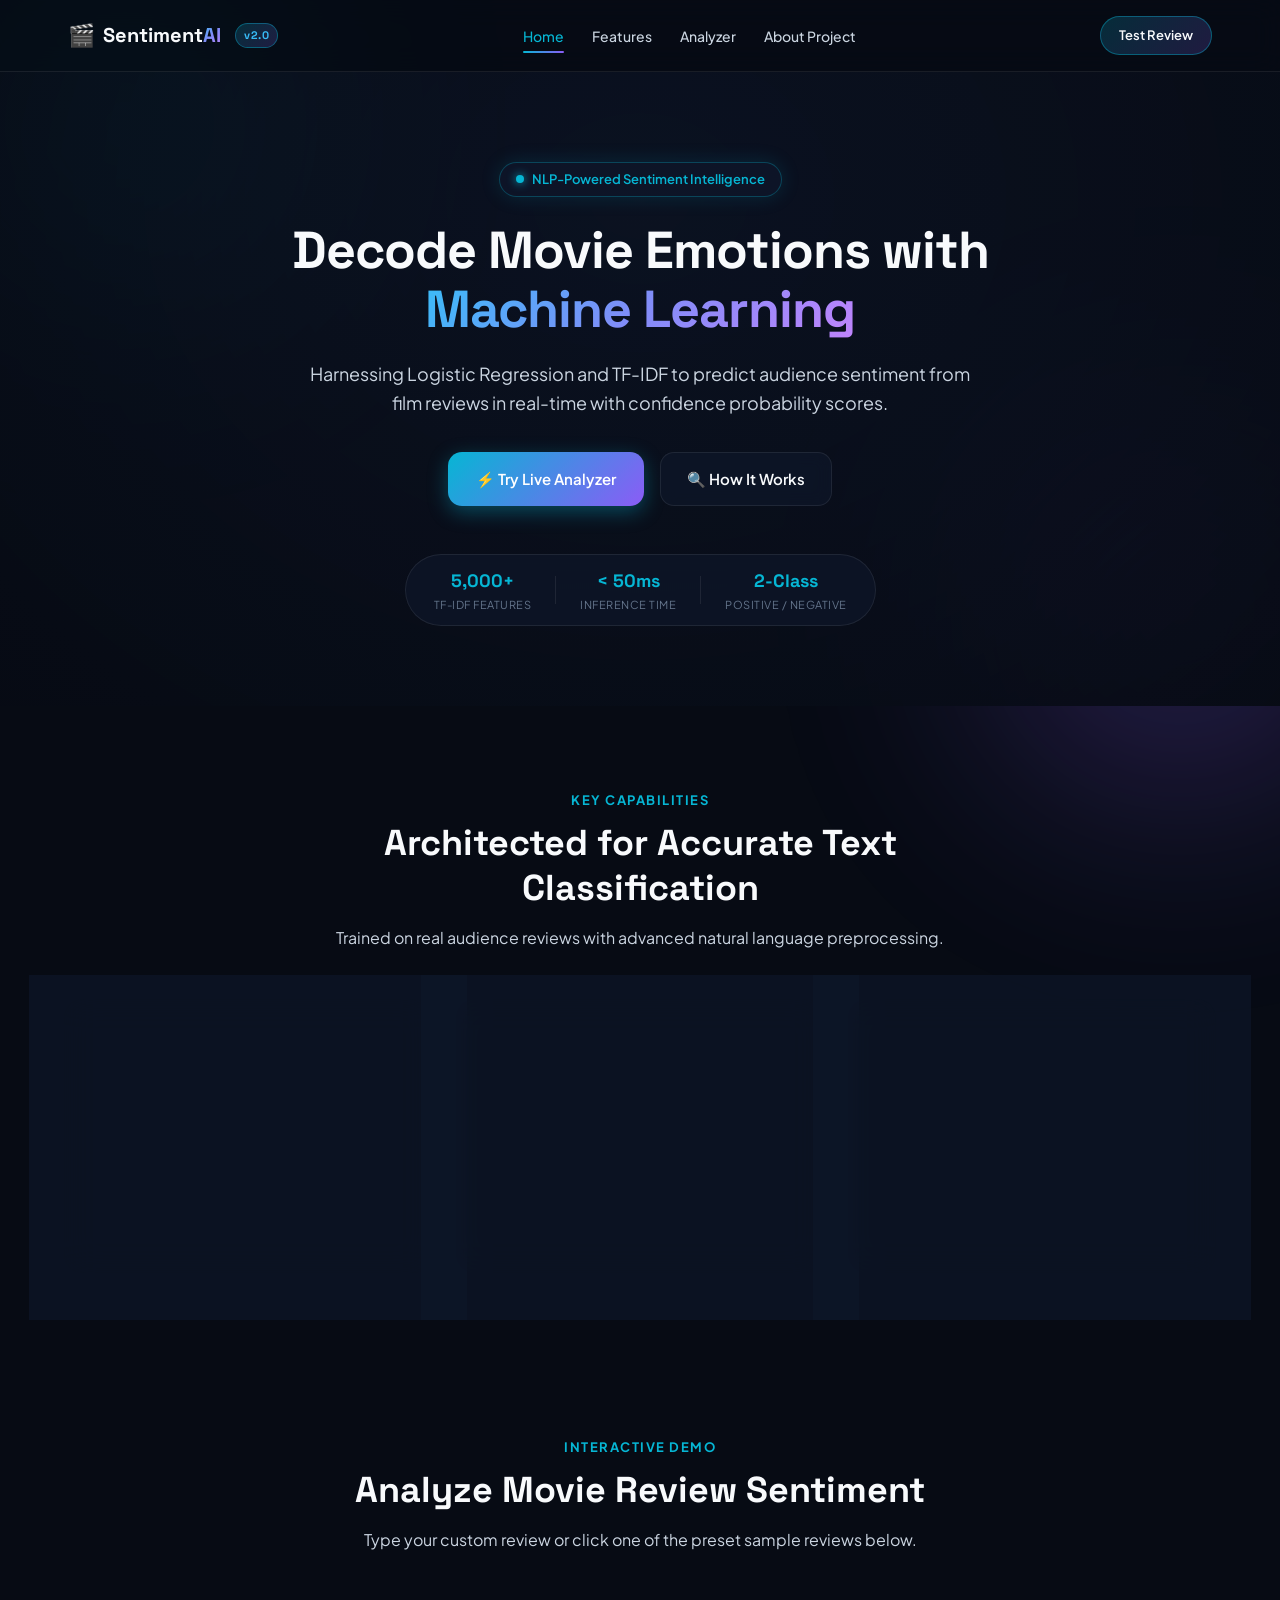
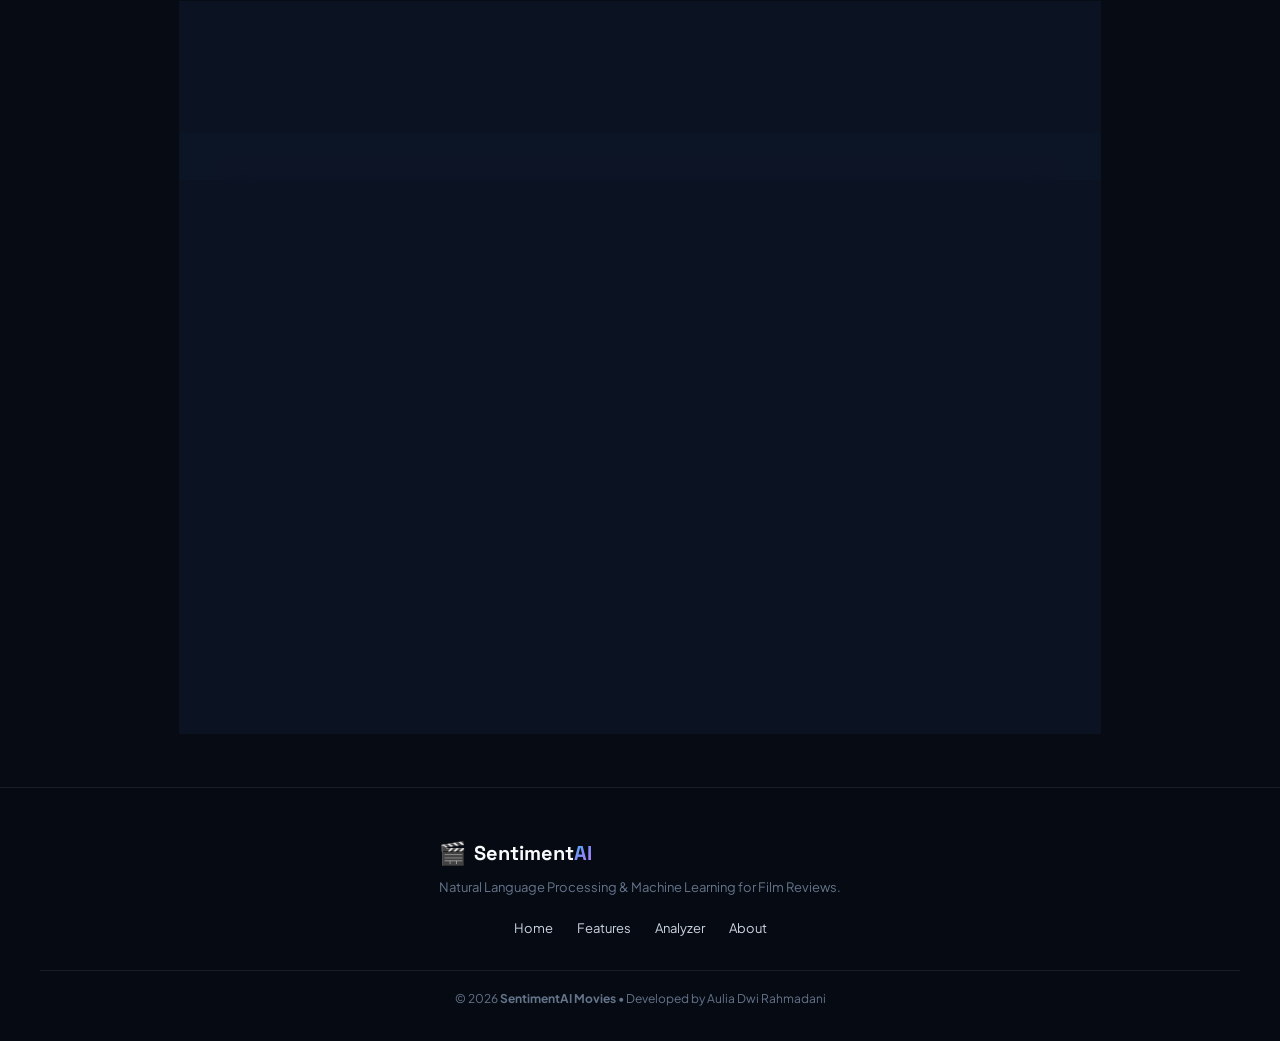
<file: templates/index.html>
<!DOCTYPE html>
<html lang="en">
<head>
    <meta charset="UTF-8">
    <meta name="viewport" content="width=device-width, initial-scale=1.0">
    <title>SentimentAI Movies | Machine Learning Review Classifier</title>
    <link rel="preconnect" href="https://fonts.googleapis.com">
    <link rel="preconnect" href="https://fonts.gstatic.com" crossorigin>
    <link href="https://fonts.googleapis.com/css2?family=Plus+Jakarta+Sans:wght@300;400;500;600;700;800&family=Space+Grotesk:wght@500;700&display=swap" rel="stylesheet">
    <link rel="stylesheet" href="/static/style.css">
</head>
<body>

<!-- Ambient Glow Elements -->
<div class="ambient-glow glow-cyan"></div>
<div class="ambient-glow glow-purple"></div>

<!-- NAVIGATION -->
<nav class="navbar">
    <div class="nav-container">
        <a href="/" class="logo">
            <span class="logo-icon">🎬</span>
            <span class="logo-text">Sentiment<span class="gradient-text">AI</span></span>
            <span class="badge-version">v2.0</span>
        </a>

        <ul class="nav-menu" id="nav-menu">
            <li><a href="#hero" class="nav-link active">Home</a></li>
            <li><a href="#features" class="nav-link">Features</a></li>
            <li><a href="#analyzer" class="nav-link">Analyzer</a></li>
            <li><a href="/about" class="nav-link">About Project</a></li>
        </ul>

        <div class="nav-cta">
            <a href="#analyzer" class="btn-nav">Test Review</a>
        </div>

        <div class="hamburger" id="hamburger" aria-label="Toggle Navigation">
            <span></span>
            <span></span>
            <span></span>
        </div>
    </div>
</nav>

<!-- HERO SECTION -->
<section class="hero" id="hero">
    <div class="hero-content">
        <div class="hero-badge">
            <span class="pulse-dot"></span>
            NLP-Powered Sentiment Intelligence
        </div>

        <h1 class="hero-title">
            Decode Movie Emotions with <span class="gradient-text">Machine Learning</span>
        </h1>

        <p class="hero-subtitle">
            Harnessing Logistic Regression and TF-IDF to predict audience sentiment from film reviews in real-time with confidence probability scores.
        </p>

        <div class="hero-actions">
            <a href="#analyzer" class="btn-primary">
                <span>⚡ Try Live Analyzer</span>
            </a>
            <a href="/about" class="btn-secondary">
                <span>🔍 How It Works</span>
            </a>
        </div>

        <!-- Floating Stats Pills -->
        <div class="hero-stats">
            <div class="stat-pill">
                <span class="stat-number">5,000+</span>
                <span class="stat-label">TF-IDF Features</span>
            </div>
            <div class="stat-divider"></div>
            <div class="stat-pill">
                <span class="stat-number">&lt; 50ms</span>
                <span class="stat-label">Inference Time</span>
            </div>
            <div class="stat-divider"></div>
            <div class="stat-pill">
                <span class="stat-number">2-Class</span>
                <span class="stat-label">Positive / Negative</span>
            </div>
        </div>
    </div>
</section>

<!-- FEATURES SECTION -->
<section class="features" id="features">
    <div class="section-header">
        <span class="section-tag">Key Capabilities</span>
        <h2 class="section-title">Architected for Accurate Text Classification</h2>
        <p class="section-desc">Trained on real audience reviews with advanced natural language preprocessing.</p>
    </div>

    <div class="feature-grid">
        <div class="feature-card glass-card">
            <div class="card-icon-wrap icon-purple">
                <span>🤖</span>
            </div>
            <h3>Logistic Regression</h3>
            <p>Optimized linear classifier providing robust decision boundaries for sentiment polarization.</p>
            <div class="card-tag">Model Core</div>
        </div>

        <div class="feature-card glass-card">
            <div class="card-icon-wrap icon-cyan">
                <span>📊</span>
            </div>
            <h3>TF-IDF Vectorization</h3>
            <p>Transforms raw unstructured text into high-dimensional bi-gram feature matrices.</p>
            <div class="card-tag">NLP Pipeline</div>
        </div>

        <div class="feature-card glass-card">
            <div class="card-icon-wrap icon-amber">
                <span>⚡</span>
            </div>
            <h3>Confidence Meter</h3>
            <p>Outputs calibrated probability percentages indicating prediction certainty for every review.</p>
            <div class="card-tag">Probability</div>
        </div>
    </div>
</section>

<!-- ANALYZER SECTION -->
<section class="analyzer" id="analyzer">
    <div class="analyzer-wrapper">
        <div class="section-header">
            <span class="section-tag">Interactive Demo</span>
            <h2 class="section-title">Analyze Movie Review Sentiment</h2>
            <p class="section-desc">Type your custom review or click one of the preset sample reviews below.</p>
        </div>

        <!-- Quick Sample Review Chips -->
        <div class="samples-container glass-card">
            <span class="samples-title">💡 Quick Test Presets:</span>
            <div class="chips-grid">
                <button type="button" class="sample-chip chip-positive" data-text="A true cinematic masterpiece with brilliant acting, stunning visuals, and an unforgettable musical score.">
                    <span>🌟</span> Masterpiece (+ Positive)
                </button>
                <button type="button" class="sample-chip chip-positive" data-text="An entertaining and heartwarming film with great comedic timing and great characters throughout.">
                    <span>🍿</span> Entertaining (+ Positive)
                </button>
                <button type="button" class="sample-chip chip-negative" data-text="Terrible plot, wooden acting, and a complete waste of two hours. Extremely disappointing film.">
                    <span>👎</span> Terrible (- Negative)
                </button>
                <button type="button" class="sample-chip chip-negative" data-text="Boring pacing and confusing story from start to finish. I could barely stay awake watching this.">
                    <span>😴</span> Dull & Boring (- Negative)
                </button>
            </div>
        </div>

        <!-- Input Form Card -->
        <div class="analyzer-card glass-card">
            <form id="sentiment-form" class="ai-form">
                <div class="textarea-header">
                    <label for="text-input" class="input-label">
                        <span>📝 Movie Review Text</span>
                    </label>
                    <button type="button" id="clear-btn" class="clear-btn" title="Clear text">
                        Clear ✕
                    </button>
                </div>

                <div class="input-wrapper">
                    <textarea 
                        id="text-input" 
                        placeholder="Write or paste a movie review in English... (minimum 3 words)&#10;e.g., 'The acting was exceptional and the storyline kept me hooked until the final scene.'"
                        required></textarea>
                </div>

                <div class="input-footer">
                    <div class="counter-badge" id="counter-badge">
                        <span id="word-count">0 words</span> &bull; <span id="char-count">0 characters</span>
                    </div>
                    <span class="input-hint" id="input-hint">At least 3 words required</span>
                </div>

                <button type="submit" id="submit-btn" class="btn-analyze">
                    <span class="btn-icon">✨</span>
                    <span class="btn-text">Analyze Sentiment with AI</span>
                </button>
            </form>

            <!-- Loading Spinner State -->
            <div id="loading" class="loading hidden">
                <div class="spinner-ring">
                    <div></div><div></div><div></div><div></div>
                </div>
                <p class="loading-text">Analyzing linguistic patterns & calculating confidence...</p>
            </div>

            <!-- Dynamic Result Container -->
            <div id="result-box" class="result-box"></div>

            <!-- Analysis History Container -->
            <div class="history-section" id="history-section">
                <div class="history-header">
                    <h3>🕒 Recent Analyses</h3>
                    <span class="history-sub">Last 5 predictions</span>
                </div>
                <div class="history-list" id="history-box">
                    <div class="history-empty">No reviews analyzed yet. Try submitting one above!</div>
                </div>
            </div>
        </div>
    </div>
</section>

<!-- FOOTER -->
<footer class="footer">
    <div class="footer-container">
        <div class="footer-brand">
            <div class="logo">
                <span class="logo-icon">🎬</span>
                <span class="logo-text">Sentiment<span class="gradient-text">AI</span></span>
            </div>
            <p class="footer-sub">Natural Language Processing & Machine Learning for Film Reviews.</p>
        </div>
        <div class="footer-links">
            <a href="#hero">Home</a>
            <a href="#features">Features</a>
            <a href="#analyzer">Analyzer</a>
            <a href="/about">About</a>
        </div>
        <div class="footer-bottom">
            <p id="footer-text">SentimentAI Movies</p>
        </div>
    </div>
</footer>

<script src="/static/script.js"></script>
</body>
</html>
</file>
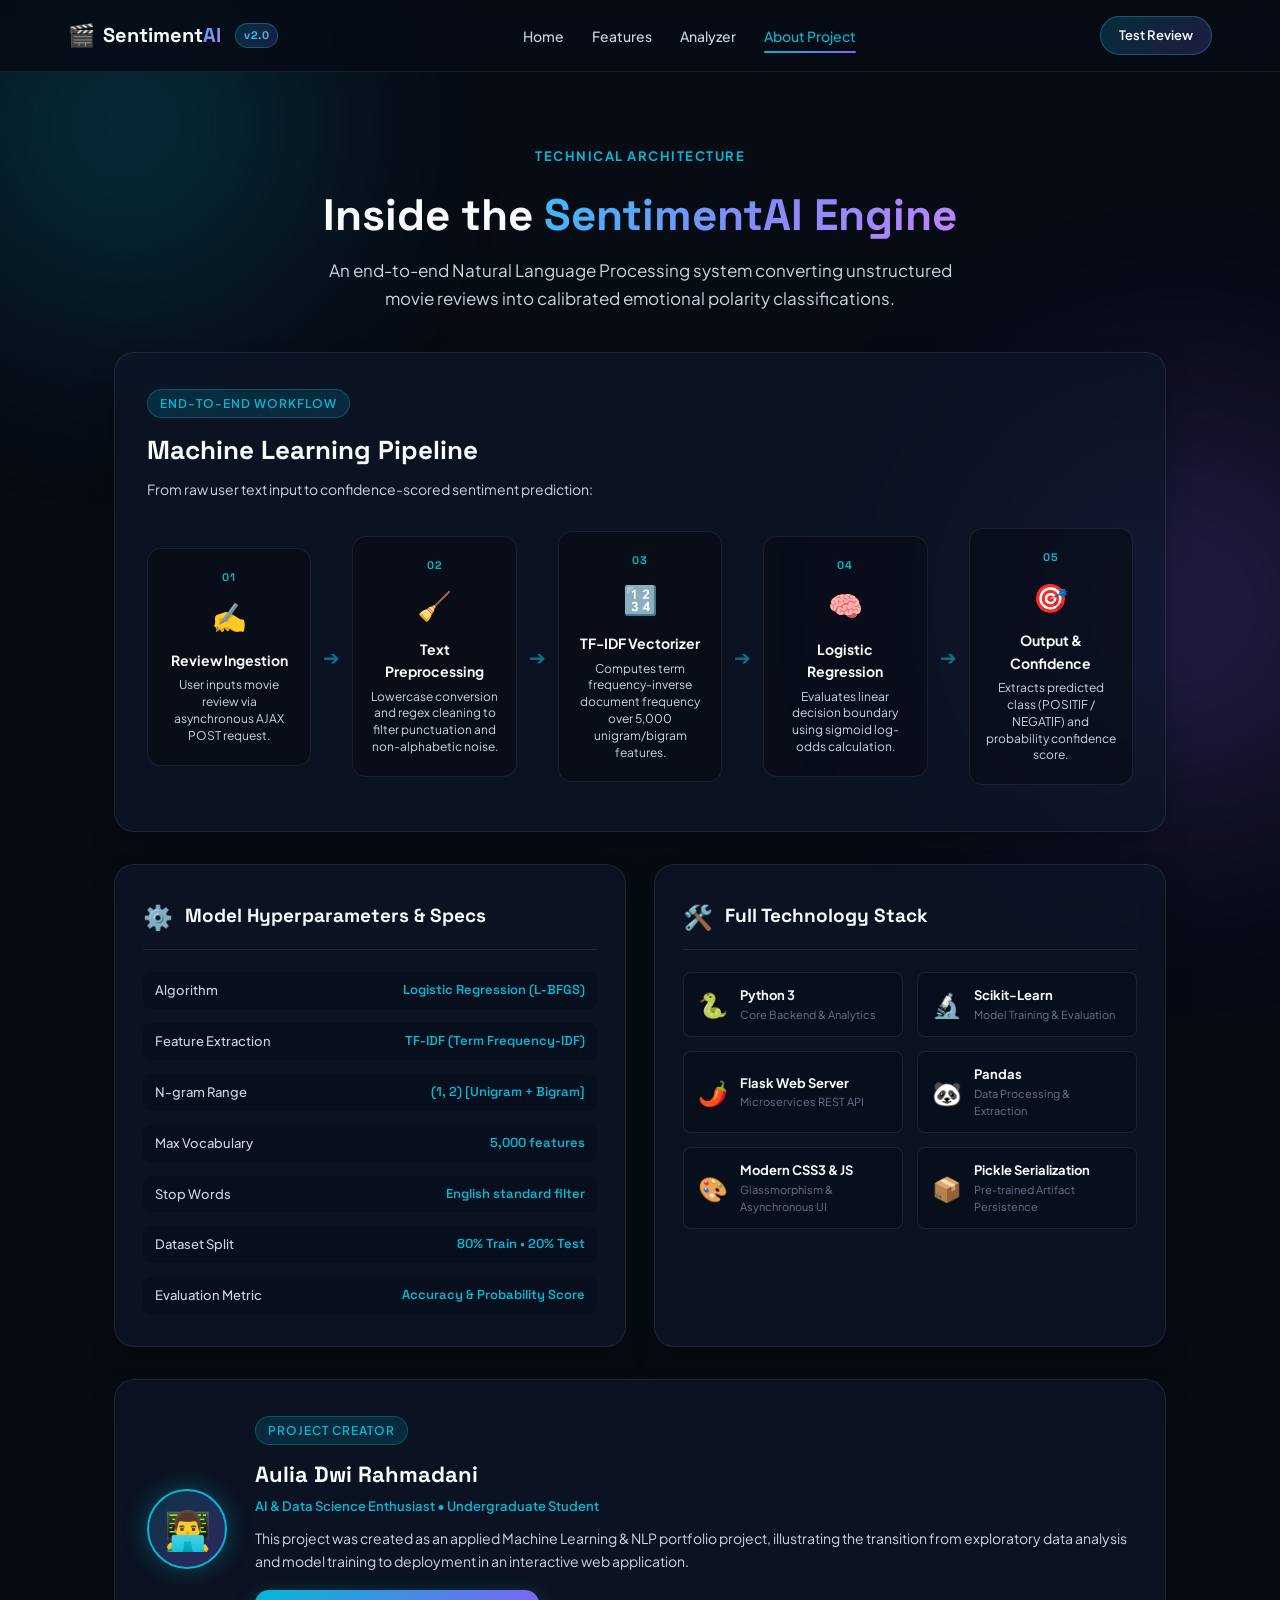
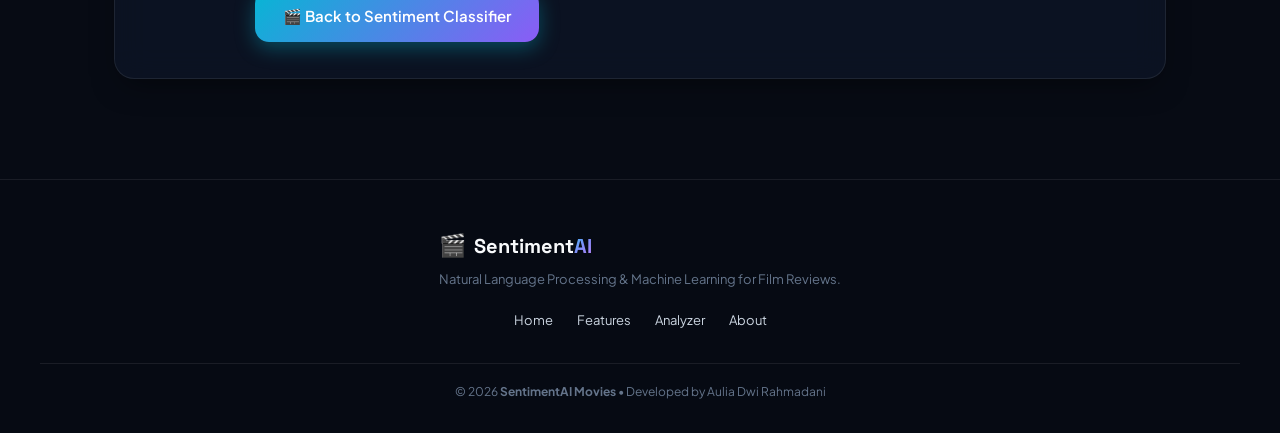
<file: templates/about.html>
<!DOCTYPE html>
<html lang="en">
<head>
    <meta charset="UTF-8">
    <meta name="viewport" content="width=device-width, initial-scale=1.0">
    <title>About | SentimentAI Movies NLP Architecture</title>
    <link rel="preconnect" href="https://fonts.googleapis.com">
    <link rel="preconnect" href="https://fonts.gstatic.com" crossorigin>
    <link href="https://fonts.googleapis.com/css2?family=Plus+Jakarta+Sans:wght@300;400;500;600;700;800&family=Space+Grotesk:wght@500;700&display=swap" rel="stylesheet">
    <link rel="stylesheet" href="/static/style.css">
</head>
<body>

<!-- Ambient Glow Elements -->
<div class="ambient-glow glow-cyan"></div>
<div class="ambient-glow glow-purple"></div>

<!-- NAVIGATION -->
<nav class="navbar">
    <div class="nav-container">
        <a href="/" class="logo">
            <span class="logo-icon">🎬</span>
            <span class="logo-text">Sentiment<span class="gradient-text">AI</span></span>
            <span class="badge-version">v2.0</span>
        </a>

        <ul class="nav-menu" id="nav-menu">
            <li><a href="/" class="nav-link">Home</a></li>
            <li><a href="/#features" class="nav-link">Features</a></li>
            <li><a href="/#analyzer" class="nav-link">Analyzer</a></li>
            <li><a href="/about" class="nav-link active">About Project</a></li>
        </ul>

        <div class="nav-cta">
            <a href="/#analyzer" class="btn-nav">Test Review</a>
        </div>

        <div class="hamburger" id="hamburger" aria-label="Toggle Navigation">
            <span></span>
            <span></span>
            <span></span>
        </div>
    </div>
</nav>

<!-- ABOUT HERO -->
<section class="about-hero">
    <div class="about-hero-content">
        <span class="section-tag">Technical Architecture</span>
        <h1 class="about-title">Inside the <span class="gradient-text">SentimentAI Engine</span></h1>
        <p class="about-subtitle">
            An end-to-end Natural Language Processing system converting unstructured movie reviews into calibrated emotional polarity classifications.
        </p>
    </div>
</section>

<!-- MAIN ABOUT CONTENT -->
<main class="about-container">
    
    <!-- PIPELINE SECTION -->
    <section class="about-section glass-card">
        <div class="section-header-compact">
            <span class="badge-pill">End-to-End Workflow</span>
            <h2>Machine Learning Pipeline</h2>
            <p>From raw user text input to confidence-scored sentiment prediction:</p>
        </div>

        <div class="pipeline-grid">
            <div class="pipeline-step">
                <div class="step-number">01</div>
                <div class="step-icon">✍️</div>
                <h4>Review Ingestion</h4>
                <p>User inputs movie review via asynchronous AJAX POST request.</p>
            </div>
            <div class="pipeline-arrow">➔</div>

            <div class="pipeline-step">
                <div class="step-number">02</div>
                <div class="step-icon">🧹</div>
                <h4>Text Preprocessing</h4>
                <p>Lowercase conversion and regex cleaning to filter punctuation and non-alphabetic noise.</p>
            </div>
            <div class="pipeline-arrow">➔</div>

            <div class="pipeline-step">
                <div class="step-number">03</div>
                <div class="step-icon">🔢</div>
                <h4>TF-IDF Vectorizer</h4>
                <p>Computes term frequency-inverse document frequency over 5,000 unigram/bigram features.</p>
            </div>
            <div class="pipeline-arrow">➔</div>

            <div class="pipeline-step">
                <div class="step-number">04</div>
                <div class="step-icon">🧠</div>
                <h4>Logistic Regression</h4>
                <p>Evaluates linear decision boundary using sigmoid log-odds calculation.</p>
            </div>
            <div class="pipeline-arrow">➔</div>

            <div class="pipeline-step">
                <div class="step-number">05</div>
                <div class="step-icon">🎯</div>
                <h4>Output & Confidence</h4>
                <p>Extracts predicted class (POSITIF / NEGATIF) and probability confidence score.</p>
            </div>
        </div>
    </section>

    <!-- SPECS & TECH STACK GRID -->
    <div class="two-column-grid">
        <!-- Model Specifications -->
        <section class="about-card glass-card">
            <div class="card-title-wrap">
                <span class="card-icon">⚙️</span>
                <h3>Model Hyperparameters & Specs</h3>
            </div>
            
            <div class="spec-list">
                <div class="spec-item">
                    <span class="spec-label">Algorithm</span>
                    <span class="spec-value">Logistic Regression (L-BFGS)</span>
                </div>
                <div class="spec-item">
                    <span class="spec-label">Feature Extraction</span>
                    <span class="spec-value">TF-IDF (Term Frequency-IDF)</span>
                </div>
                <div class="spec-item">
                    <span class="spec-label">N-gram Range</span>
                    <span class="spec-value">(1, 2) [Unigram + Bigram]</span>
                </div>
                <div class="spec-item">
                    <span class="spec-label">Max Vocabulary</span>
                    <span class="spec-value">5,000 features</span>
                </div>
                <div class="spec-item">
                    <span class="spec-label">Stop Words</span>
                    <span class="spec-value">English standard filter</span>
                </div>
                <div class="spec-item">
                    <span class="spec-label">Dataset Split</span>
                    <span class="spec-value">80% Train &bull; 20% Test</span>
                </div>
                <div class="spec-item">
                    <span class="spec-label">Evaluation Metric</span>
                    <span class="spec-value">Accuracy & Probability Score</span>
                </div>
            </div>
        </section>

        <!-- Tech Stack -->
        <section class="about-card glass-card">
            <div class="card-title-wrap">
                <span class="card-icon">🛠️</span>
                <h3>Full Technology Stack</h3>
            </div>

            <div class="tech-grid">
                <div class="tech-item">
                    <div class="tech-logo">🐍</div>
                    <div class="tech-info">
                        <strong>Python 3</strong>
                        <small>Core Backend & Analytics</small>
                    </div>
                </div>

                <div class="tech-item">
                    <div class="tech-logo">🔬</div>
                    <div class="tech-info">
                        <strong>Scikit-Learn</strong>
                        <small>Model Training & Evaluation</small>
                    </div>
                </div>

                <div class="tech-item">
                    <div class="tech-logo">🌶️</div>
                    <div class="tech-info">
                        <strong>Flask Web Server</strong>
                        <small>Microservices REST API</small>
                    </div>
                </div>

                <div class="tech-item">
                    <div class="tech-logo">🐼</div>
                    <div class="tech-info">
                        <strong>Pandas</strong>
                        <small>Data Processing & Extraction</small>
                    </div>
                </div>

                <div class="tech-item">
                    <div class="tech-logo">🎨</div>
                    <div class="tech-info">
                        <strong>Modern CSS3 & JS</strong>
                        <small>Glassmorphism & Asynchronous UI</small>
                    </div>
                </div>

                <div class="tech-item">
                    <div class="tech-logo">📦</div>
                    <div class="tech-info">
                        <strong>Pickle Serialization</strong>
                        <small>Pre-trained Artifact Persistence</small>
                    </div>
                </div>
            </div>
        </section>
    </div>

    <!-- AUTHOR & PURPOSE SECTION -->
    <section class="about-author glass-card">
        <div class="author-avatar">
            <span>👨‍💻</span>
        </div>
        <div class="author-details">
            <span class="badge-pill">Project Creator</span>
            <h3>Aulia Dwi Rahmadani</h3>
            <p class="author-role">AI & Data Science Enthusiast &bull; Undergraduate Student</p>
            <p class="author-bio">
                This project was created as an applied Machine Learning & NLP portfolio project, illustrating the transition from exploratory data analysis and model training to deployment in an interactive web application.
            </p>
            <div class="author-actions">
                <a href="/" class="btn-primary">
                    <span>🎬 Back to Sentiment Classifier</span>
                </a>
            </div>
        </div>
    </section>

</main>

<!-- FOOTER -->
<footer class="footer">
    <div class="footer-container">
        <div class="footer-brand">
            <div class="logo">
                <span class="logo-icon">🎬</span>
                <span class="logo-text">Sentiment<span class="gradient-text">AI</span></span>
            </div>
            <p class="footer-sub">Natural Language Processing & Machine Learning for Film Reviews.</p>
        </div>
        <div class="footer-links">
            <a href="/">Home</a>
            <a href="/#features">Features</a>
            <a href="/#analyzer">Analyzer</a>
            <a href="/about">About</a>
        </div>
        <div class="footer-bottom">
            <p id="footer-text">SentimentAI Movies</p>
        </div>
    </div>
</footer>

<script src="/static/script1.js"></script>
</body>
</html>
</file>
<file: static/style.css>
/* ==========================================================================
   SentimentAI Movies - Modern Neon Cinema & Glassmorphism Theme (v2.0)
   ========================================================================== */

:root {
    --bg-primary: #070b14;
    --bg-secondary: #0d1527;
    --bg-card: rgba(15, 23, 42, 0.65);
    --bg-card-hover: rgba(22, 33, 58, 0.75);
    
    --border-glass: rgba(255, 255, 255, 0.08);
    --border-glass-focus: rgba(6, 182, 212, 0.6);
    
    --cyan-accent: #06b6d4;
    --cyan-glow: rgba(6, 182, 212, 0.35);
    --purple-accent: #8b5cf6;
    --purple-glow: rgba(139, 92, 246, 0.35);
    --blue-accent: #3b82f6;
    
    --pos-color: #10b981;
    --pos-bg: rgba(16, 185, 129, 0.12);
    --pos-border: rgba(16, 185, 129, 0.35);
    --pos-glow: rgba(16, 185, 129, 0.3);

    --neg-color: #f43f5e;
    --neg-bg: rgba(244, 63, 94, 0.12);
    --neg-border: rgba(244, 63, 94, 0.35);
    --neg-glow: rgba(244, 63, 94, 0.3);

    --warn-color: #f59e0b;
    --warn-bg: rgba(245, 158, 11, 0.12);
    --warn-border: rgba(245, 158, 11, 0.35);

    --text-primary: #f8fafc;
    --text-secondary: #cbd5e1;
    --text-muted: #64748b;

    --font-main: 'Plus Jakarta Sans', -apple-system, BlinkMacSystemFont, sans-serif;
    --font-heading: 'Space Grotesk', var(--font-main);

    --radius-sm: 8px;
    --radius-md: 14px;
    --radius-lg: 20px;
    --radius-full: 9999px;
}

/* ===== RESET & BASE ===== */
*, *::before, *::after {
    margin: 0;
    padding: 0;
    box-sizing: border-box;
}

html {
    scroll-behavior: smooth;
}

body {
    background-color: var(--bg-primary);
    color: var(--text-primary);
    font-family: var(--font-main);
    line-height: 1.6;
    overflow-x: hidden;
    position: relative;
    min-height: 100vh;
}

/* Ambient Background Glows */
.ambient-glow {
    position: fixed;
    border-radius: 50%;
    filter: blur(120px);
    z-index: -1;
    pointer-events: none;
    opacity: 0.45;
}

.glow-cyan {
    width: 450px;
    height: 450px;
    background: radial-gradient(circle, var(--cyan-accent) 0%, transparent 70%);
    top: -100px;
    left: -100px;
}

.glow-purple {
    width: 500px;
    height: 500px;
    background: radial-gradient(circle, var(--purple-accent) 0%, transparent 70%);
    top: 40%;
    right: -150px;
}

/* ===== SHARED TYPOGRAPHY & UTILS ===== */
.gradient-text {
    background: linear-gradient(135deg, #38bdf8 0%, #818cf8 50%, #c084fc 100%);
    -webkit-background-clip: text;
    -webkit-text-fill-color: transparent;
}

.glass-card {
    background: var(--bg-card);
    backdrop-filter: blur(16px);
    -webkit-backdrop-filter: blur(16px);
    border: 1px solid var(--border-glass);
    border-radius: var(--radius-lg);
    box-shadow: 0 12px 30px -10px rgba(0, 0, 0, 0.5);
    transition: transform 0.3s ease, border-color 0.3s ease, box-shadow 0.3s ease;
}

.glass-card:hover {
    border-color: rgba(255, 255, 255, 0.15);
}

.badge-version {
    font-size: 11px;
    font-weight: 700;
    padding: 3px 8px;
    border-radius: var(--radius-full);
    background: linear-gradient(135deg, rgba(6, 182, 212, 0.2), rgba(139, 92, 246, 0.2));
    border: 1px solid rgba(6, 182, 212, 0.4);
    color: #38bdf8;
    margin-left: 6px;
    letter-spacing: 0.5px;
}

.badge-pill {
    display: inline-block;
    font-size: 12px;
    font-weight: 600;
    text-transform: uppercase;
    letter-spacing: 1px;
    padding: 4px 12px;
    border-radius: var(--radius-full);
    background: rgba(6, 182, 212, 0.15);
    border: 1px solid rgba(6, 182, 212, 0.3);
    color: var(--cyan-accent);
    margin-bottom: 12px;
}

/* Section Headers */
.section-header {
    text-align: center;
    max-width: 680px;
    margin: 0 auto 48px;
}

.section-tag {
    display: inline-block;
    font-size: 13px;
    font-weight: 700;
    text-transform: uppercase;
    letter-spacing: 1.5px;
    color: var(--cyan-accent);
    margin-bottom: 10px;
}

.section-title {
    font-family: var(--font-heading);
    font-size: 36px;
    font-weight: 700;
    color: var(--text-primary);
    line-height: 1.25;
    margin-bottom: 14px;
}

.section-desc {
    color: var(--text-secondary);
    font-size: 16px;
}

/* ===== NAVBAR ===== */
.navbar {
    position: sticky;
    top: 0;
    z-index: 1000;
    background: rgba(7, 11, 20, 0.85);
    backdrop-filter: blur(14px);
    -webkit-backdrop-filter: blur(14px);
    border-bottom: 1px solid var(--border-glass);
}

.nav-container {
    max-width: 1200px;
    margin: 0 auto;
    padding: 16px 28px;
    display: flex;
    justify-content: space-between;
    align-items: center;
}

.logo {
    display: flex;
    align-items: center;
    gap: 8px;
    text-decoration: none;
    color: var(--text-primary);
    font-size: 20px;
    font-weight: 700;
    font-family: var(--font-heading);
}

.logo-icon {
    font-size: 22px;
}

.nav-menu {
    display: flex;
    list-style: none;
    gap: 28px;
    align-items: center;
}

.nav-link {
    text-decoration: none;
    color: var(--text-secondary);
    font-size: 14px;
    font-weight: 500;
    padding: 6px 0;
    position: relative;
    transition: color 0.3s ease;
}

.nav-link:hover,
.nav-link.active {
    color: var(--cyan-accent);
}

.nav-link.active::after {
    content: '';
    position: absolute;
    bottom: -2px;
    left: 0;
    width: 100%;
    height: 2px;
    background: linear-gradient(90deg, var(--cyan-accent), var(--purple-accent));
    border-radius: var(--radius-full);
}

.btn-nav {
    display: inline-block;
    padding: 8px 18px;
    font-size: 13px;
    font-weight: 600;
    color: var(--text-primary);
    text-decoration: none;
    border-radius: var(--radius-full);
    background: linear-gradient(135deg, rgba(6, 182, 212, 0.2), rgba(139, 92, 246, 0.2));
    border: 1px solid rgba(6, 182, 212, 0.4);
    transition: all 0.3s ease;
}

.btn-nav:hover {
    background: linear-gradient(135deg, var(--cyan-accent), var(--purple-accent));
    box-shadow: 0 0 16px var(--cyan-glow);
    border-color: transparent;
    color: #fff;
    transform: translateY(-1px);
}

/* ===== HERO SECTION ===== */
.hero {
    position: relative;
    padding: 90px 24px 80px;
    display: flex;
    justify-content: center;
    align-items: center;
    text-align: center;
    background: radial-gradient(ellipse at 50% 20%, rgba(13, 21, 39, 0.7) 0%, rgba(7, 11, 20, 0.95) 100%);
}

.hero-content {
    max-width: 820px;
    margin: 0 auto;
}

.hero-badge {
    display: inline-flex;
    align-items: center;
    gap: 8px;
    font-size: 13px;
    font-weight: 600;
    padding: 6px 16px;
    background: rgba(15, 23, 42, 0.8);
    border: 1px solid rgba(6, 182, 212, 0.3);
    border-radius: var(--radius-full);
    color: var(--cyan-accent);
    margin-bottom: 24px;
    box-shadow: 0 0 20px rgba(6, 182, 212, 0.15);
}

.pulse-dot {
    width: 8px;
    height: 8px;
    background: var(--cyan-accent);
    border-radius: 50%;
    box-shadow: 0 0 10px var(--cyan-accent);
    animation: pulse 1.8s infinite;
}

@keyframes pulse {
    0% { transform: scale(0.9); opacity: 0.7; }
    50% { transform: scale(1.3); opacity: 1; }
    100% { transform: scale(0.9); opacity: 0.7; }
}

.hero-title {
    font-family: var(--font-heading);
    font-size: 52px;
    line-height: 1.15;
    font-weight: 800;
    margin-bottom: 20px;
    letter-spacing: -1px;
}

.hero-subtitle {
    font-size: 18px;
    color: var(--text-secondary);
    max-width: 660px;
    margin: 0 auto 34px;
    line-height: 1.6;
}

.hero-actions {
    display: flex;
    justify-content: center;
    gap: 16px;
    margin-bottom: 48px;
}

.btn-primary {
    display: inline-flex;
    align-items: center;
    gap: 8px;
    padding: 14px 28px;
    font-size: 15px;
    font-weight: 600;
    color: #ffffff;
    background: linear-gradient(135deg, #06b6d4 0%, #8b5cf6 100%);
    border: none;
    border-radius: var(--radius-md);
    text-decoration: none;
    cursor: pointer;
    box-shadow: 0 6px 20px var(--cyan-glow);
    transition: transform 0.25s ease, box-shadow 0.25s ease;
}

.btn-primary:hover {
    transform: translateY(-2px);
    box-shadow: 0 10px 28px rgba(139, 92, 246, 0.5);
}

.btn-secondary {
    display: inline-flex;
    align-items: center;
    gap: 8px;
    padding: 14px 26px;
    font-size: 15px;
    font-weight: 600;
    color: var(--text-primary);
    background: rgba(15, 23, 42, 0.7);
    border: 1px solid var(--border-glass);
    border-radius: var(--radius-md);
    text-decoration: none;
    backdrop-filter: blur(8px);
    transition: all 0.25s ease;
}

.btn-secondary:hover {
    background: rgba(30, 41, 59, 0.8);
    border-color: rgba(255, 255, 255, 0.2);
    transform: translateY(-2px);
}

/* Hero Stats Pills */
.hero-stats {
    display: inline-flex;
    align-items: center;
    background: rgba(15, 23, 42, 0.7);
    border: 1px solid var(--border-glass);
    border-radius: var(--radius-full);
    padding: 12px 28px;
    backdrop-filter: blur(12px);
    gap: 24px;
}

.stat-pill {
    display: flex;
    flex-direction: column;
    align-items: center;
}

.stat-number {
    font-family: var(--font-heading);
    font-size: 18px;
    font-weight: 700;
    color: var(--cyan-accent);
}

.stat-label {
    font-size: 11px;
    color: var(--text-muted);
    text-transform: uppercase;
    letter-spacing: 0.5px;
}

.stat-divider {
    width: 1px;
    height: 28px;
    background: var(--border-glass);
}

/* ===== FEATURES SECTION ===== */
.features {
    padding: 80px 24px;
    max-width: 1200px;
    margin: 0 auto;
}

.feature-grid {
    display: grid;
    grid-template-columns: repeat(auto-fit, minmax(300px, 1fr));
    gap: 24px;
}

.feature-card {
    padding: 34px 28px;
    display: flex;
    flex-direction: column;
    align-items: flex-start;
    position: relative;
    overflow: hidden;
}

.feature-card:hover {
    transform: translateY(-5px);
    box-shadow: 0 20px 40px -15px rgba(0, 0, 0, 0.6);
}

.card-icon-wrap {
    width: 52px;
    height: 52px;
    border-radius: var(--radius-md);
    display: flex;
    align-items: center;
    justify-content: center;
    font-size: 24px;
    margin-bottom: 20px;
}

.icon-purple {
    background: rgba(139, 92, 246, 0.15);
    border: 1px solid rgba(139, 92, 246, 0.3);
}

.icon-cyan {
    background: rgba(6, 182, 212, 0.15);
    border: 1px solid rgba(6, 182, 212, 0.3);
}

.icon-amber {
    background: rgba(245, 158, 11, 0.15);
    border: 1px solid rgba(245, 158, 11, 0.3);
}

.feature-card h3 {
    font-family: var(--font-heading);
    font-size: 20px;
    font-weight: 700;
    margin-bottom: 10px;
    color: var(--text-primary);
}

.feature-card p {
    color: var(--text-secondary);
    font-size: 14px;
    line-height: 1.6;
    margin-bottom: 20px;
    flex-grow: 1;
}

.card-tag {
    font-size: 11px;
    font-weight: 700;
    text-transform: uppercase;
    letter-spacing: 0.8px;
    color: var(--text-muted);
    padding: 4px 10px;
    border-radius: var(--radius-full);
    background: rgba(255, 255, 255, 0.04);
}

/* ===== ANALYZER SECTION ===== */
.analyzer {
    padding: 80px 24px 100px;
    max-width: 900px;
    margin: 0 auto;
}

.analyzer-wrapper {
    display: flex;
    flex-direction: column;
    gap: 24px;
}

/* Sample Review Chips */
.samples-container {
    padding: 20px 24px;
}

.samples-title {
    display: block;
    font-size: 13px;
    font-weight: 600;
    color: var(--text-secondary);
    margin-bottom: 12px;
}

.chips-grid {
    display: flex;
    flex-wrap: wrap;
    gap: 10px;
}

.sample-chip {
    display: inline-flex;
    align-items: center;
    gap: 6px;
    padding: 8px 14px;
    border-radius: var(--radius-full);
    font-size: 13px;
    font-weight: 500;
    color: var(--text-secondary);
    background: rgba(255, 255, 255, 0.04);
    border: 1px solid var(--border-glass);
    cursor: pointer;
    transition: all 0.2s ease;
}

.sample-chip:hover {
    background: rgba(255, 255, 255, 0.09);
    color: var(--text-primary);
    transform: translateY(-1px);
}

.sample-chip.chip-positive:hover,
.sample-chip.chip-positive.active {
    border-color: var(--pos-border);
    color: #6ee7b7;
    background: var(--pos-bg);
}

.sample-chip.chip-negative:hover,
.sample-chip.chip-negative.active {
    border-color: var(--neg-border);
    color: #fda4af;
    background: var(--neg-bg);
}

/* Analyzer Input Card */
.analyzer-card {
    padding: 36px 32px;
}

.textarea-header {
    display: flex;
    justify-content: space-between;
    align-items: center;
    margin-bottom: 12px;
}

.input-label {
    font-size: 14px;
    font-weight: 600;
    color: var(--text-primary);
}

.clear-btn {
    background: transparent;
    border: none;
    color: var(--text-muted);
    font-size: 12px;
    font-weight: 600;
    cursor: pointer;
    padding: 4px 8px;
    border-radius: var(--radius-sm);
    transition: color 0.2s;
}

.clear-btn:hover {
    color: var(--text-primary);
    background: rgba(255, 255, 255, 0.06);
}

.input-wrapper textarea {
    width: 100%;
    min-height: 150px;
    padding: 16px 18px;
    font-family: var(--font-main);
    font-size: 15px;
    line-height: 1.6;
    color: var(--text-primary);
    background: rgba(7, 11, 20, 0.7);
    border: 1px solid var(--border-glass);
    border-radius: var(--radius-md);
    resize: vertical;
    outline: none;
    transition: border-color 0.3s ease, box-shadow 0.3s ease;
}

.input-wrapper textarea::placeholder {
    color: var(--text-muted);
    font-size: 14px;
}

.input-wrapper textarea:focus {
    border-color: var(--cyan-accent);
    box-shadow: 0 0 20px var(--cyan-glow);
}

.input-footer {
    display: flex;
    justify-content: space-between;
    align-items: center;
    margin-top: 10px;
    font-size: 12px;
    color: var(--text-muted);
}

.counter-badge {
    font-variant-numeric: tabular-nums;
}

.input-hint.warning {
    color: var(--warn-color);
}

.input-hint.success {
    color: var(--pos-color);
}

.btn-analyze {
    margin-top: 20px;
    width: 100%;
    padding: 15px;
    font-family: var(--font-main);
    font-size: 16px;
    font-weight: 700;
    color: #ffffff;
    background: linear-gradient(135deg, #06b6d4 0%, #8b5cf6 100%);
    border: none;
    border-radius: var(--radius-md);
    cursor: pointer;
    display: flex;
    justify-content: center;
    align-items: center;
    gap: 10px;
    box-shadow: 0 8px 24px var(--cyan-glow);
    transition: all 0.3s ease;
}

.btn-analyze:hover:not(:disabled) {
    transform: translateY(-2px);
    box-shadow: 0 12px 30px rgba(139, 92, 246, 0.5);
}

.btn-analyze:disabled {
    opacity: 0.6;
    cursor: not-allowed;
    transform: none;
}

/* Loading State */
.loading {
    margin-top: 28px;
    text-align: center;
}

.loading.hidden {
    display: none;
}

.spinner-ring {
    display: inline-block;
    position: relative;
    width: 44px;
    height: 44px;
}

.spinner-ring div {
    box-sizing: border-box;
    display: block;
    position: absolute;
    width: 36px;
    height: 36px;
    margin: 4px;
    border: 3px solid var(--cyan-accent);
    border-radius: 50%;
    animation: spinner-ring 1.2s cubic-bezier(0.5, 0, 0.5, 1) infinite;
    border-color: var(--cyan-accent) transparent transparent transparent;
}

.spinner-ring div:nth-child(1) { animation-delay: -0.45s; }
.spinner-ring div:nth-child(2) { animation-delay: -0.3s; }
.spinner-ring div:nth-child(3) { animation-delay: -0.15s; }

@keyframes spinner-ring {
    0% { transform: rotate(0deg); }
    100% { transform: rotate(360deg); }
}

.loading-text {
    margin-top: 12px;
    font-size: 13px;
    color: var(--text-secondary);
}

/* ===== RESULT DISPLAY ===== */
.result-box {
    margin-top: 28px;
}

.result-card {
    padding: 24px;
    border-radius: var(--radius-md);
    position: relative;
    overflow: hidden;
    animation: fadeUp 0.4s ease forwards;
}

@keyframes fadeUp {
    from {
        opacity: 0;
        transform: translateY(16px);
    }
    to {
        opacity: 1;
        transform: translateY(0);
    }
}

.result-card.result-positif {
    background: var(--pos-bg);
    border: 1px solid var(--pos-border);
    box-shadow: 0 8px 30px var(--pos-glow);
}

.result-card.result-negatif {
    background: var(--neg-bg);
    border: 1px solid var(--neg-border);
    box-shadow: 0 8px 30px var(--neg-glow);
}

.result-card.result-warning {
    background: var(--warn-bg);
    border: 1px solid var(--warn-border);
    color: #fde68a;
}

.result-badge-row {
    display: flex;
    justify-content: space-between;
    align-items: center;
    margin-bottom: 14px;
}

.polarity-tag {
    font-size: 11px;
    font-weight: 700;
    text-transform: uppercase;
    letter-spacing: 0.8px;
    padding: 4px 10px;
    border-radius: var(--radius-full);
}

.result-positif .polarity-tag {
    background: rgba(16, 185, 129, 0.25);
    color: #6ee7b7;
}

.result-negatif .polarity-tag {
    background: rgba(244, 63, 94, 0.25);
    color: #fda4af;
}

.certainty-tag {
    font-size: 12px;
    font-weight: 600;
    color: var(--text-secondary);
}

.result-main {
    display: flex;
    align-items: center;
    gap: 16px;
    margin-bottom: 20px;
}

.result-emoji {
    font-size: 44px;
    line-height: 1;
}

.sentiment-title {
    font-family: var(--font-heading);
    font-size: 26px;
    font-weight: 800;
    letter-spacing: 0.5px;
}

.result-positif .sentiment-title {
    color: #34d399;
}

.result-negatif .sentiment-title {
    color: #fb7185;
}

.sentiment-desc {
    font-size: 14px;
    color: var(--text-secondary);
}

/* Meter Bar */
.meter-wrapper {
    background: rgba(7, 11, 20, 0.6);
    padding: 12px 16px;
    border-radius: var(--radius-sm);
    border: 1px solid var(--border-glass);
}

.meter-labels {
    display: flex;
    justify-content: space-between;
    font-size: 12px;
    color: var(--text-secondary);
    margin-bottom: 8px;
}

.meter-percent {
    font-weight: 700;
    color: var(--text-primary);
}

.meter-track {
    width: 100%;
    height: 8px;
    background: rgba(255, 255, 255, 0.08);
    border-radius: var(--radius-full);
    overflow: hidden;
}

.meter-fill {
    height: 100%;
    border-radius: var(--radius-full);
    transition: width 0.8s cubic-bezier(0.2, 0.8, 0.2, 1);
}

.result-positif .meter-fill {
    background: linear-gradient(90deg, #10b981, #34d399);
    box-shadow: 0 0 10px rgba(52, 211, 153, 0.5);
}

.result-negatif .meter-fill {
    background: linear-gradient(90deg, #f43f5e, #fb7185);
    box-shadow: 0 0 10px rgba(251, 113, 133, 0.5);
}

/* Result Warning Card */
.result-warning .result-header {
    display: flex;
    align-items: center;
    gap: 8px;
    margin-bottom: 8px;
}

/* ===== HISTORY SECTION ===== */
.history-section {
    margin-top: 36px;
    border-top: 1px solid var(--border-glass);
    padding-top: 24px;
}

.history-header {
    display: flex;
    justify-content: space-between;
    align-items: center;
    margin-bottom: 16px;
}

.history-header h3 {
    font-size: 16px;
    font-weight: 700;
    color: var(--text-primary);
}

.history-sub {
    font-size: 12px;
    color: var(--text-muted);
}

.history-empty {
    font-size: 13px;
    color: var(--text-muted);
    text-align: center;
    padding: 20px;
    background: rgba(7, 11, 20, 0.4);
    border-radius: var(--radius-sm);
    border: 1px dashed var(--border-glass);
}

.history-item {
    background: rgba(7, 11, 20, 0.5);
    border: 1px solid var(--border-glass);
    border-radius: var(--radius-sm);
    padding: 12px 16px;
    margin-bottom: 10px;
    transition: border-color 0.2s ease;
}

.history-item:hover {
    border-color: rgba(255, 255, 255, 0.15);
}

.history-item-top {
    display: flex;
    justify-content: space-between;
    align-items: center;
    margin-bottom: 6px;
}

.history-badge {
    font-size: 11px;
    font-weight: 700;
    padding: 2px 8px;
    border-radius: var(--radius-full);
}

.history-pill-pos {
    background: var(--pos-bg);
    color: #34d399;
    border: 1px solid var(--pos-border);
}

.history-pill-neg {
    background: var(--neg-bg);
    color: #fb7185;
    border: 1px solid var(--neg-border);
}

.history-conf {
    font-size: 11px;
    color: var(--text-muted);
}

.history-text {
    font-size: 13px;
    color: var(--text-secondary);
    line-height: 1.4;
    word-break: break-word;
}

/* ===== ABOUT PAGE SPECIFICS ===== */
.about-hero {
    padding: 70px 24px 40px;
    text-align: center;
}

.about-title {
    font-family: var(--font-heading);
    font-size: 44px;
    font-weight: 800;
    margin: 12px 0 16px;
    line-height: 1.2;
}

.about-subtitle {
    font-size: 17px;
    color: var(--text-secondary);
    max-width: 640px;
    margin: 0 auto;
}

.about-container {
    max-width: 1100px;
    margin: 0 auto 100px;
    padding: 0 24px;
    display: flex;
    flex-direction: column;
    gap: 32px;
}

.about-section {
    padding: 36px 32px;
}

.section-header-compact {
    margin-bottom: 28px;
}

.section-header-compact h2 {
    font-family: var(--font-heading);
    font-size: 26px;
    font-weight: 700;
    margin-bottom: 6px;
}

.section-header-compact p {
    color: var(--text-secondary);
    font-size: 14px;
}

/* Pipeline Diagram */
.pipeline-grid {
    display: flex;
    align-items: center;
    justify-content: space-between;
    gap: 12px;
    overflow-x: auto;
    padding-bottom: 10px;
}

.pipeline-step {
    flex: 1;
    min-width: 160px;
    background: rgba(7, 11, 20, 0.6);
    border: 1px solid var(--border-glass);
    border-radius: var(--radius-md);
    padding: 20px 16px;
    text-align: center;
    position: relative;
    transition: all 0.25s ease;
}

.pipeline-step:hover {
    border-color: var(--cyan-accent);
    transform: translateY(-3px);
}

.step-number {
    font-family: var(--font-heading);
    font-size: 11px;
    font-weight: 700;
    color: var(--cyan-accent);
    letter-spacing: 1px;
    margin-bottom: 8px;
}

.step-icon {
    font-size: 28px;
    margin-bottom: 10px;
}

.pipeline-step h4 {
    font-size: 14px;
    font-weight: 700;
    color: var(--text-primary);
    margin-bottom: 6px;
}

.pipeline-step p {
    font-size: 12px;
    color: var(--text-secondary);
    line-height: 1.4;
}

.pipeline-arrow {
    font-size: 20px;
    color: var(--cyan-accent);
    opacity: 0.6;
}

/* Two Column Grid */
.two-column-grid {
    display: grid;
    grid-template-columns: repeat(auto-fit, minmax(360px, 1fr));
    gap: 28px;
}

.about-card {
    padding: 32px 28px;
}

.card-title-wrap {
    display: flex;
    align-items: center;
    gap: 12px;
    margin-bottom: 22px;
    padding-bottom: 14px;
    border-bottom: 1px solid var(--border-glass);
}

.card-title-wrap .card-icon {
    font-size: 24px;
}

.card-title-wrap h3 {
    font-family: var(--font-heading);
    font-size: 19px;
    font-weight: 700;
}

/* Spec list */
.spec-list {
    display: flex;
    flex-direction: column;
    gap: 14px;
}

.spec-item {
    display: flex;
    justify-content: space-between;
    align-items: center;
    padding: 8px 12px;
    background: rgba(7, 11, 20, 0.4);
    border-radius: var(--radius-sm);
    font-size: 13px;
}

.spec-label {
    color: var(--text-secondary);
    font-weight: 500;
}

.spec-value {
    color: var(--cyan-accent);
    font-weight: 600;
    font-family: var(--font-heading);
}

/* Tech Grid */
.tech-grid {
    display: grid;
    grid-template-columns: repeat(2, 1fr);
    gap: 14px;
}

.tech-item {
    display: flex;
    align-items: center;
    gap: 12px;
    padding: 12px 14px;
    background: rgba(7, 11, 20, 0.4);
    border: 1px solid var(--border-glass);
    border-radius: var(--radius-sm);
    transition: border-color 0.2s ease;
}

.tech-item:hover {
    border-color: rgba(255, 255, 255, 0.15);
}

.tech-logo {
    font-size: 24px;
}

.tech-info strong {
    display: block;
    font-size: 13px;
    color: var(--text-primary);
}

.tech-info small {
    display: block;
    font-size: 11px;
    color: var(--text-muted);
}

/* Author Profile */
.about-author {
    padding: 36px 32px;
    display: flex;
    align-items: center;
    gap: 28px;
}

.author-avatar {
    width: 80px;
    height: 80px;
    border-radius: 50%;
    background: linear-gradient(135deg, rgba(6, 182, 212, 0.2), rgba(139, 92, 246, 0.3));
    border: 2px solid var(--cyan-accent);
    display: flex;
    align-items: center;
    justify-content: center;
    font-size: 38px;
    flex-shrink: 0;
    box-shadow: 0 0 24px var(--cyan-glow);
}

.author-details h3 {
    font-family: var(--font-heading);
    font-size: 22px;
    font-weight: 700;
    margin-bottom: 4px;
}

.author-role {
    font-size: 13px;
    color: var(--cyan-accent);
    font-weight: 600;
    margin-bottom: 10px;
}

.author-bio {
    font-size: 14px;
    color: var(--text-secondary);
    line-height: 1.6;
    margin-bottom: 18px;
}

/* ===== FOOTER ===== */
.footer {
    background: rgba(7, 11, 20, 0.95);
    border-top: 1px solid var(--border-glass);
    padding: 48px 24px 32px;
}

.footer-container {
    max-width: 1200px;
    margin: 0 auto;
    display: flex;
    flex-direction: column;
    align-items: center;
    text-align: center;
    gap: 20px;
}

.footer-sub {
    font-size: 13px;
    color: var(--text-muted);
    margin-top: 6px;
}

.footer-links {
    display: flex;
    gap: 24px;
}

.footer-links a {
    color: var(--text-secondary);
    font-size: 13px;
    text-decoration: none;
    transition: color 0.2s;
}

.footer-links a:hover {
    color: var(--cyan-accent);
}

.footer-bottom {
    margin-top: 12px;
    padding-top: 18px;
    border-top: 1px solid var(--border-glass);
    width: 100%;
    font-size: 12px;
    color: var(--text-muted);
}

/* ===== HAMBURGER & RESPONSIVENESS ===== */
.hamburger {
    display: none;
    flex-direction: column;
    cursor: pointer;
    gap: 5px;
    padding: 6px;
}

.hamburger span {
    width: 24px;
    height: 2px;
    background: var(--text-primary);
    border-radius: 2px;
    transition: all 0.3s ease;
}

.hamburger.open span:nth-child(1) {
    transform: rotate(45deg) translate(5px, 5px);
}

.hamburger.open span:nth-child(2) {
    opacity: 0;
}

.hamburger.open span:nth-child(3) {
    transform: rotate(-45deg) translate(5px, -5px);
}

@media (max-width: 900px) {
    .pipeline-grid {
        flex-direction: column;
        align-items: stretch;
    }

    .pipeline-arrow {
        transform: rotate(90deg);
        text-align: center;
        margin: 4px 0;
    }
}

@media (max-width: 768px) {
    .hamburger {
        display: flex;
    }

    .nav-cta {
        display: none;
    }

    .nav-menu {
        position: absolute;
        top: 65px;
        left: 0;
        width: 100%;
        background: rgba(7, 11, 20, 0.98);
        border-bottom: 1px solid var(--border-glass);
        flex-direction: column;
        align-items: center;
        gap: 20px;
        padding: 24px 0;
        display: none;
    }

    .nav-menu.active {
        display: flex;
    }

    .hero-title {
        font-size: 36px;
    }

    .hero-subtitle {
        font-size: 15px;
    }

    .hero-actions {
        flex-direction: column;
        gap: 12px;
    }

    .hero-stats {
        flex-direction: column;
        gap: 12px;
        padding: 16px 24px;
        border-radius: var(--radius-lg);
    }

    .stat-divider {
        display: none;
    }

    .section-title {
        font-size: 28px;
    }

    .analyzer-card {
        padding: 24px 18px;
    }

    .about-author {
        flex-direction: column;
        text-align: center;
    }

    .two-column-grid {
        grid-template-columns: 1fr;
    }

    .tech-grid {
        grid-template-columns: 1fr;
    }
}
</file>
